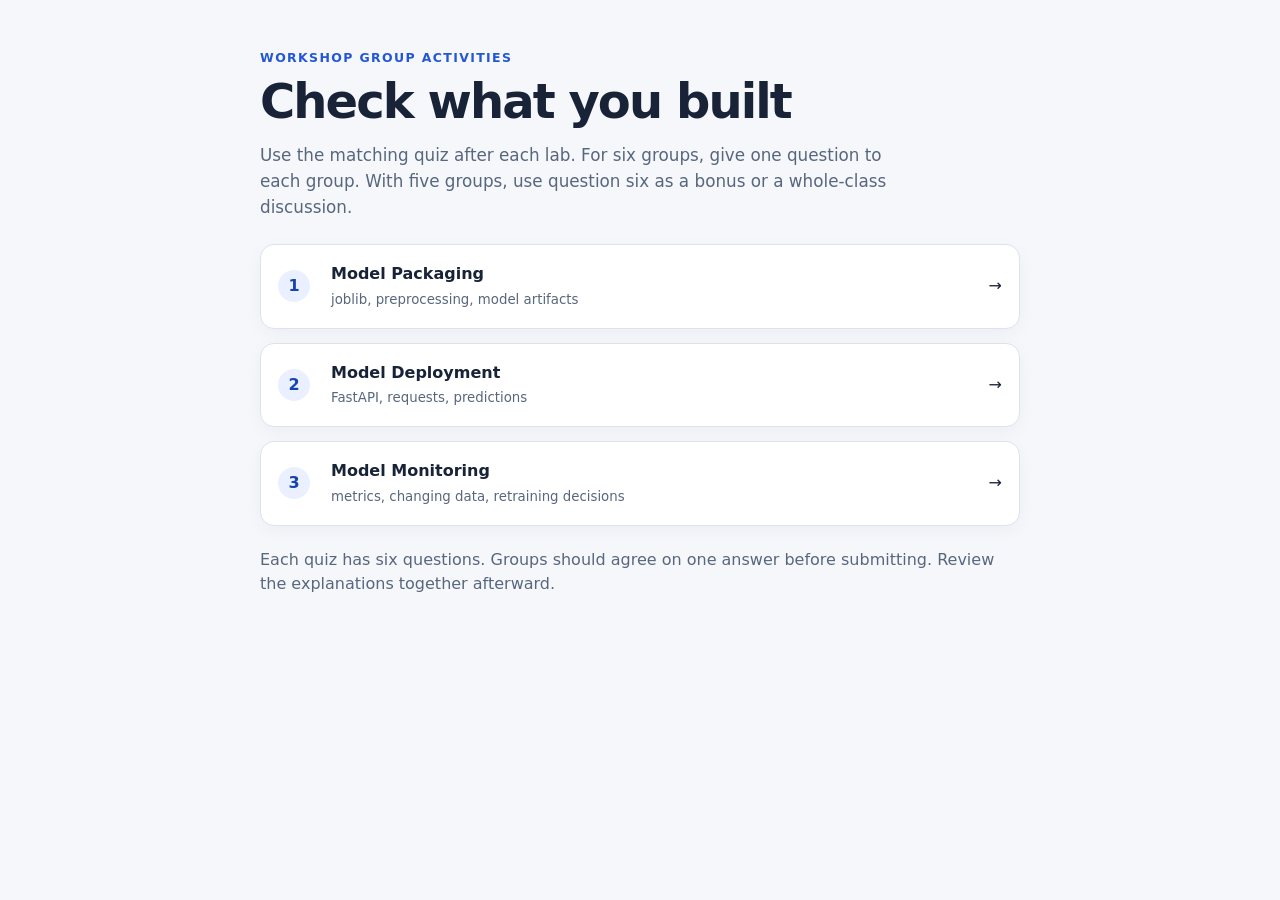
<file: quiz/index.html>
<!doctype html>
<html lang="en">
<head>
  <meta charset="utf-8">
  <meta name="viewport" content="width=device-width, initial-scale=1">
  <title>Group Quizzes | SMS Spam Filter MLOps Labs</title>
  <link rel="stylesheet" href="quiz.css">
</head>
<body>
  <main>
    <header class="intro">
      <p class="eyebrow">Workshop group activities</p>
      <h1>Check what you built</h1>
      <p>Use the matching quiz after each lab. For six groups, give one question to each group. With five groups, use question six as a bonus or a whole-class discussion.</p>
    </header>
    <nav class="quiz-list" aria-label="Choose a lab quiz">
      <a class="quiz-link" href="program-1-packaging.html">
        <span class="quiz-number">1</span>
        <span><strong>Model Packaging</strong><small>joblib, preprocessing, model artifacts</small></span>
        <span aria-hidden="true">→</span>
      </a>
      <a class="quiz-link" href="program-2-deployment.html">
        <span class="quiz-number">2</span>
        <span><strong>Model Deployment</strong><small>FastAPI, requests, predictions</small></span>
        <span aria-hidden="true">→</span>
      </a>
      <a class="quiz-link" href="program-3-monitoring.html">
        <span class="quiz-number">3</span>
        <span><strong>Model Monitoring</strong><small>metrics, changing data, retraining decisions</small></span>
        <span aria-hidden="true">→</span>
      </a>
    </nav>
    <p class="note">Each quiz has six questions. Groups should agree on one answer before submitting. Review the explanations together afterward.</p>
  </main>
</body>
</html>
</file>
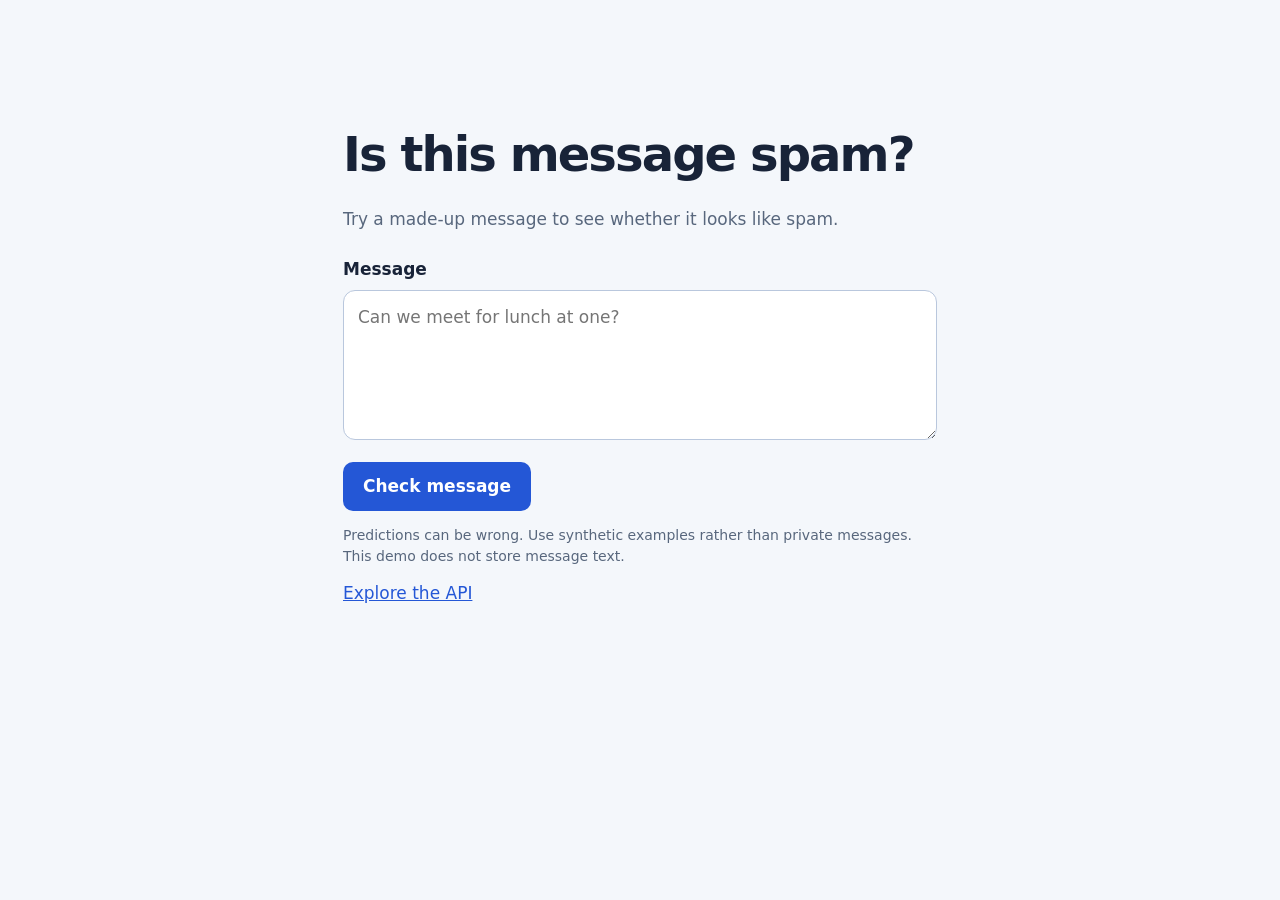
<file: labs/2_model_deployment/index.html>
<!doctype html>
<html lang="en">
<head>
  <meta charset="utf-8"><meta name="viewport" content="width=device-width,initial-scale=1">
  <title>SMS Spam Filter</title>
  <style>
    *{box-sizing:border-box}body{margin:0;background:#f4f7fb;color:#182338;font:17px/1.5 system-ui,sans-serif}main{max-width:650px;margin:10vh auto;padding:28px}h1{font-size:clamp(32px,7vw,48px);letter-spacing:-.04em;margin:0 0 12px}p{color:#58677d}label{display:block;font-weight:650;margin:24px 0 8px}textarea{width:100%;min-height:150px;padding:14px;border:1px solid #b9c7dd;border-radius:12px;font:inherit}button{margin-top:14px;padding:12px 20px;border:0;border-radius:10px;background:#2457d6;color:white;font:inherit;font-weight:650;cursor:pointer}button:disabled{opacity:.6;cursor:wait}button:focus-visible,textarea:focus-visible{outline:3px solid #93b3ff;outline-offset:3px}#result{min-height:65px;margin-top:22px;font-weight:650}a{color:#2457d6}.note{font-size:14px}
  </style>
  <style>
    #result:empty{min-height:0;margin-top:0}
    #result[data-kind]{padding:20px;border:1px solid;border-radius:12px}
    #result[data-kind="spam"]{background:#fff4ed;border-color:#edb38d;color:#81360d}
    #result[data-kind="ham"]{background:#edf8f2;border-color:#9dcbb0;color:#185638}
    #result h2{font-size:26px;margin:0 0 6px}
    #result p{color:inherit;font-size:16px;font-weight:400;margin:0}
  </style>
</head>
<body><main>
  <h1>Is this message spam?</h1>
  <p>Try a made-up message to see whether it looks like spam.</p>
  <form id="form">
    <label for="message">Message</label>
    <textarea id="message" maxlength="2000" required placeholder="Can we meet for lunch at one?"></textarea>
    <button id="submit" type="submit">Check message</button>
  </form>
  <div id="result" role="status" aria-live="polite"></div>
  <p class="note">Predictions can be wrong. Use synthetic examples rather than private messages. This demo does not store message text.</p>
  <a href="/docs">Explore the API</a>
</main>
<script>
  const form = document.querySelector('#form');
  const result = document.querySelector('#result');
  const button = document.querySelector('#submit');
  form.addEventListener('submit', async event => {
    event.preventDefault();
    result.removeAttribute('data-kind');
    const message = document.querySelector('#message').value.trim();
    if (!message) { result.textContent = 'Enter a message first.'; return; }
    button.disabled = true;
    result.textContent = 'Checking…';
    try {
      const response = await fetch('/predict', {method:'POST',headers:{'Content-Type':'application/json'},body:JSON.stringify({message})});
      if (!response.ok) throw new Error(`The API returned HTTP ${response.status}. Check the input or server.`);
      const data = await response.json();
      if (!['spam', 'ham'].includes(data.label)) throw new Error('Could not read the prediction. Please try again.');
      const isSpam = data.label === 'spam';
      const heading = document.createElement('h2');
      heading.textContent = isSpam ? 'Spam' : 'Not spam';
      const explanation = document.createElement('p');
      explanation.textContent = isSpam
        ? 'This message looks like an unwanted or promotional message.'
        : 'This message looks like an ordinary message.';
      result.replaceChildren(heading, explanation);
      result.dataset.kind = data.label;
    } catch (error) { result.textContent = error.message || 'Could not reach the API. Check that the server is running.'; }
    finally { button.disabled = false; }
  });
</script>
</body></html>
</file>
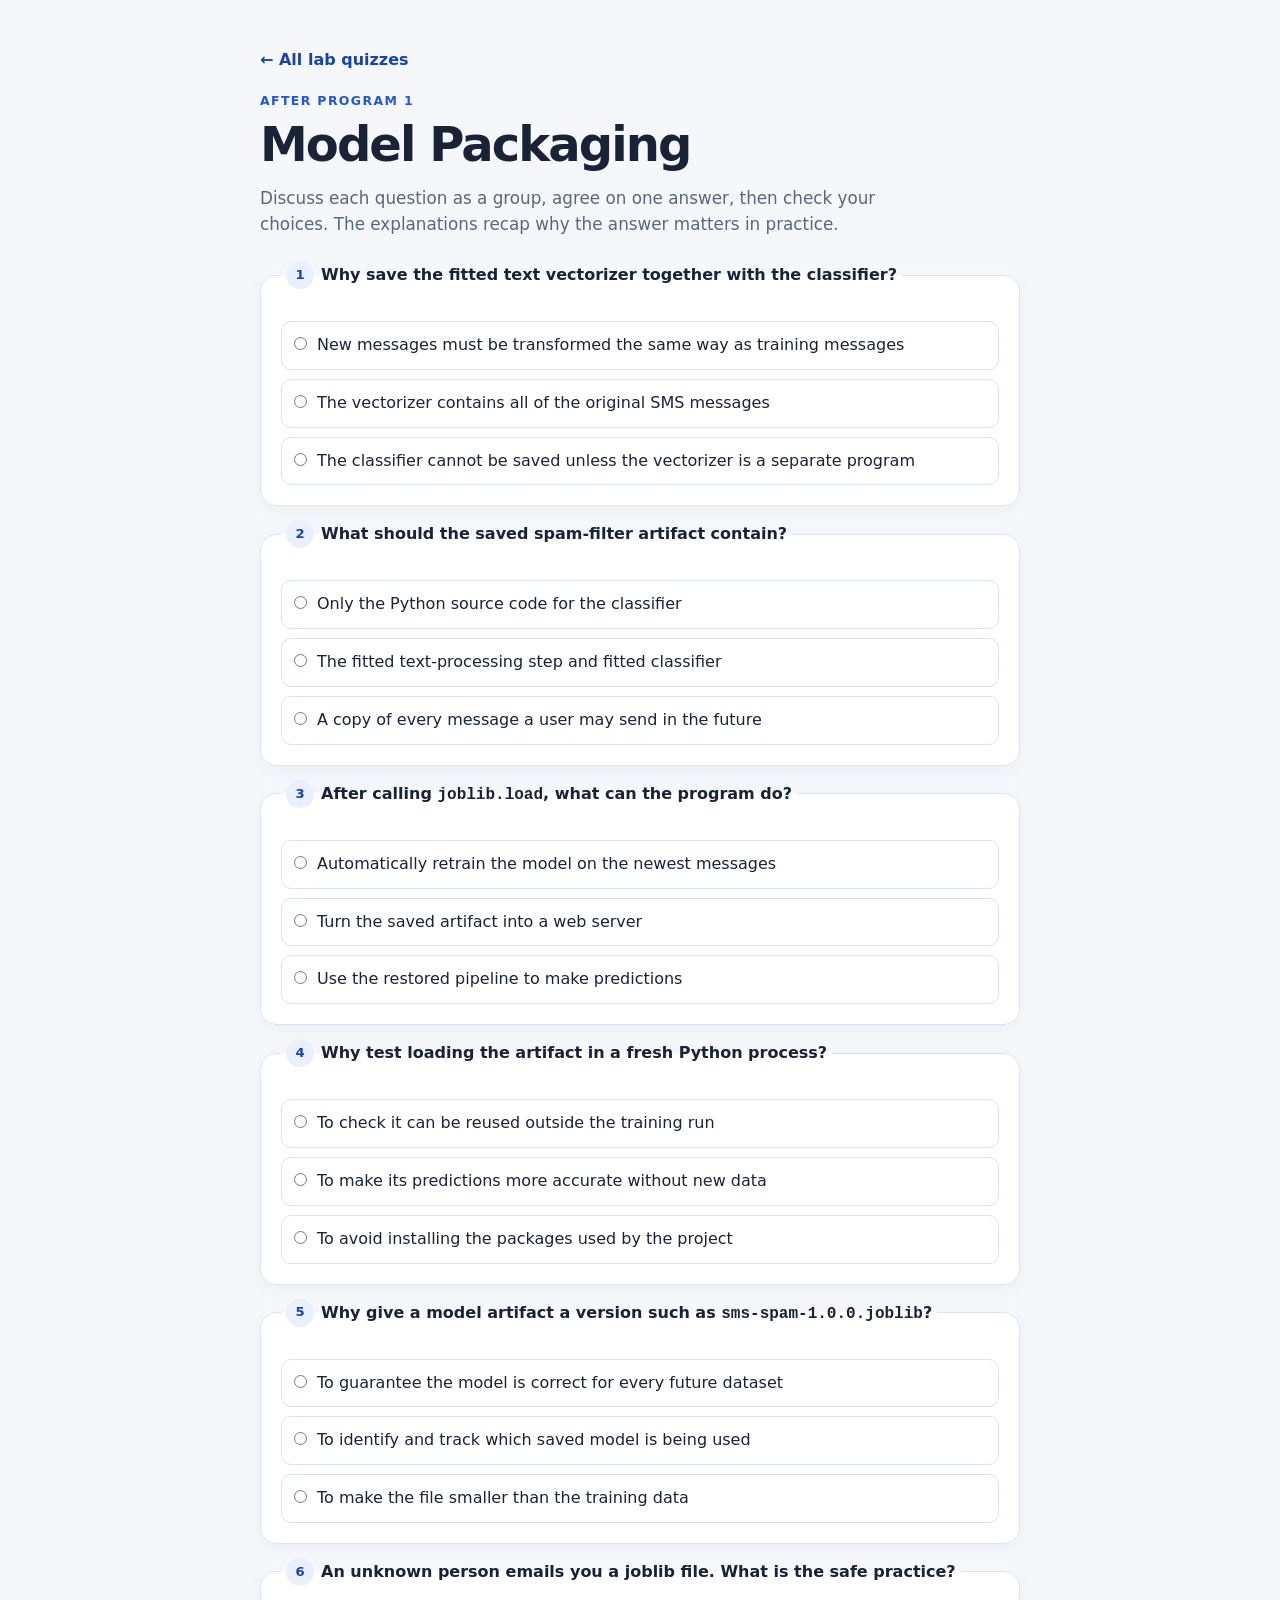
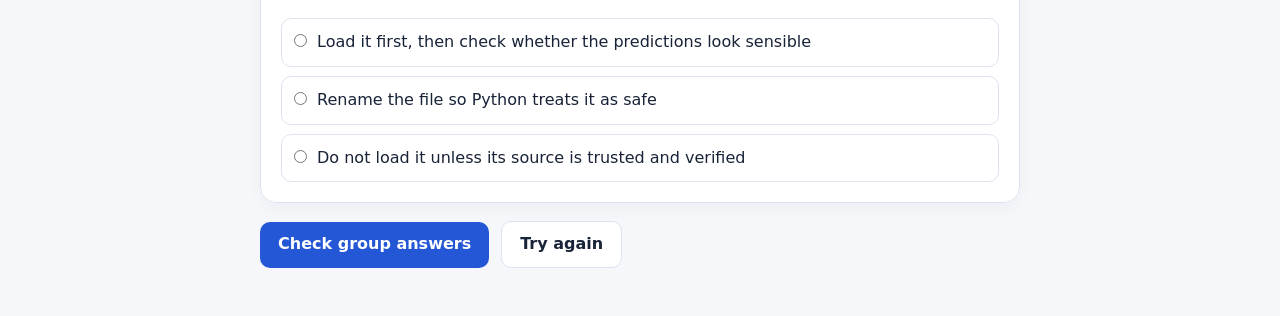
<file: quiz/program-1-packaging.html>
<!doctype html>
<html lang="en">
<head>
  <meta charset="utf-8">
  <meta name="viewport" content="width=device-width, initial-scale=1">
  <title>Program 1 Quiz: Model Packaging</title>
  <link rel="stylesheet" href="quiz.css">
  <script src="quiz.js" defer></script>
</head>
<body>
  <main>
    <a class="back" href="index.html">← All lab quizzes</a>
    <header class="intro">
      <p class="eyebrow">After Program 1</p>
      <h1>Model Packaging</h1>
      <p>Discuss each question as a group, agree on one answer, then check your choices. The explanations recap why the answer matters in practice.</p>
    </header>
    <form id="quiz" novalidate>
      <fieldset data-answer="a" data-explanation="The vectorizer learns how to turn words into numbers during training. Reusing that fitted vectorizer means new messages are represented in the same way the classifier expects.">
        <legend><span class="q-number">1</span>Why save the fitted text vectorizer together with the classifier?</legend>
        <div class="options">
          <label class="option"><input type="radio" name="q1" value="a"><span>New messages must be transformed the same way as training messages</span></label>
          <label class="option"><input type="radio" name="q1" value="b"><span>The vectorizer contains all of the original SMS messages</span></label>
          <label class="option"><input type="radio" name="q1" value="c"><span>The classifier cannot be saved unless the vectorizer is a separate program</span></label>
        </div><p class="feedback" aria-live="polite"></p>
      </fieldset>
      <fieldset data-answer="b" data-explanation="A fitted pipeline bundles the learned text transformation and classifier so prediction applies the right steps in order. The training dataset itself is not the model artifact.">
        <legend><span class="q-number">2</span>What should the saved spam-filter artifact contain?</legend>
        <div class="options">
          <label class="option"><input type="radio" name="q2" value="a"><span>Only the Python source code for the classifier</span></label>
          <label class="option"><input type="radio" name="q2" value="b"><span>The fitted text-processing step and fitted classifier</span></label>
          <label class="option"><input type="radio" name="q2" value="c"><span>A copy of every message a user may send in the future</span></label>
        </div><p class="feedback" aria-live="polite"></p>
      </fieldset>
      <fieldset data-answer="c" data-explanation="joblib.load reads the serialized artifact and recreates the saved Python objects in memory. Once loaded, the pipeline can transform a new message and predict its label.">
        <legend><span class="q-number">3</span>After calling <code>joblib.load</code>, what can the program do?</legend>
        <div class="options">
          <label class="option"><input type="radio" name="q3" value="a"><span>Automatically retrain the model on the newest messages</span></label>
          <label class="option"><input type="radio" name="q3" value="b"><span>Turn the saved artifact into a web server</span></label>
          <label class="option"><input type="radio" name="q3" value="c"><span>Use the restored pipeline to make predictions</span></label>
        </div><p class="feedback" aria-live="polite"></p>
      </fieldset>
      <fieldset data-answer="a" data-explanation="A fresh-process check helps show that prediction depends on the saved artifact and its documented dependencies, rather than temporary objects left over from training in the same notebook or script.">
        <legend><span class="q-number">4</span>Why test loading the artifact in a fresh Python process?</legend>
        <div class="options">
          <label class="option"><input type="radio" name="q4" value="a"><span>To check it can be reused outside the training run</span></label>
          <label class="option"><input type="radio" name="q4" value="b"><span>To make its predictions more accurate without new data</span></label>
          <label class="option"><input type="radio" name="q4" value="c"><span>To avoid installing the packages used by the project</span></label>
        </div><p class="feedback" aria-live="polite"></p>
      </fieldset>
      <fieldset data-answer="b" data-explanation="A clear artifact version helps a team identify what is running, compare releases, and roll back if a newer model causes problems. A filename alone is only a first step; real teams also record metadata and lineage.">
        <legend><span class="q-number">5</span>Why give a model artifact a version such as <code>sms-spam-1.0.0.joblib</code>?</legend>
        <div class="options">
          <label class="option"><input type="radio" name="q5" value="a"><span>To guarantee the model is correct for every future dataset</span></label>
          <label class="option"><input type="radio" name="q5" value="b"><span>To identify and track which saved model is being used</span></label>
          <label class="option"><input type="radio" name="q5" value="c"><span>To make the file smaller than the training data</span></label>
        </div><p class="feedback" aria-live="polite"></p>
      </fieldset>
      <fieldset data-answer="c" data-explanation="joblib files use Python serialization. Loading a file from an untrusted source can execute malicious code, so production systems should only load artifacts from trusted, controlled sources.">
        <legend><span class="q-number">6</span>An unknown person emails you a joblib file. What is the safe practice?</legend>
        <div class="options">
          <label class="option"><input type="radio" name="q6" value="a"><span>Load it first, then check whether the predictions look sensible</span></label>
          <label class="option"><input type="radio" name="q6" value="b"><span>Rename the file so Python treats it as safe</span></label>
          <label class="option"><input type="radio" name="q6" value="c"><span>Do not load it unless its source is trusted and verified</span></label>
        </div><p class="feedback" aria-live="polite"></p>
      </fieldset>
      <div class="actions"><button type="submit">Check group answers</button><button type="reset" class="secondary">Try again</button><p id="result" role="status" aria-live="polite"></p></div>
    </form>
  </main>
</body>
</html>
</file>
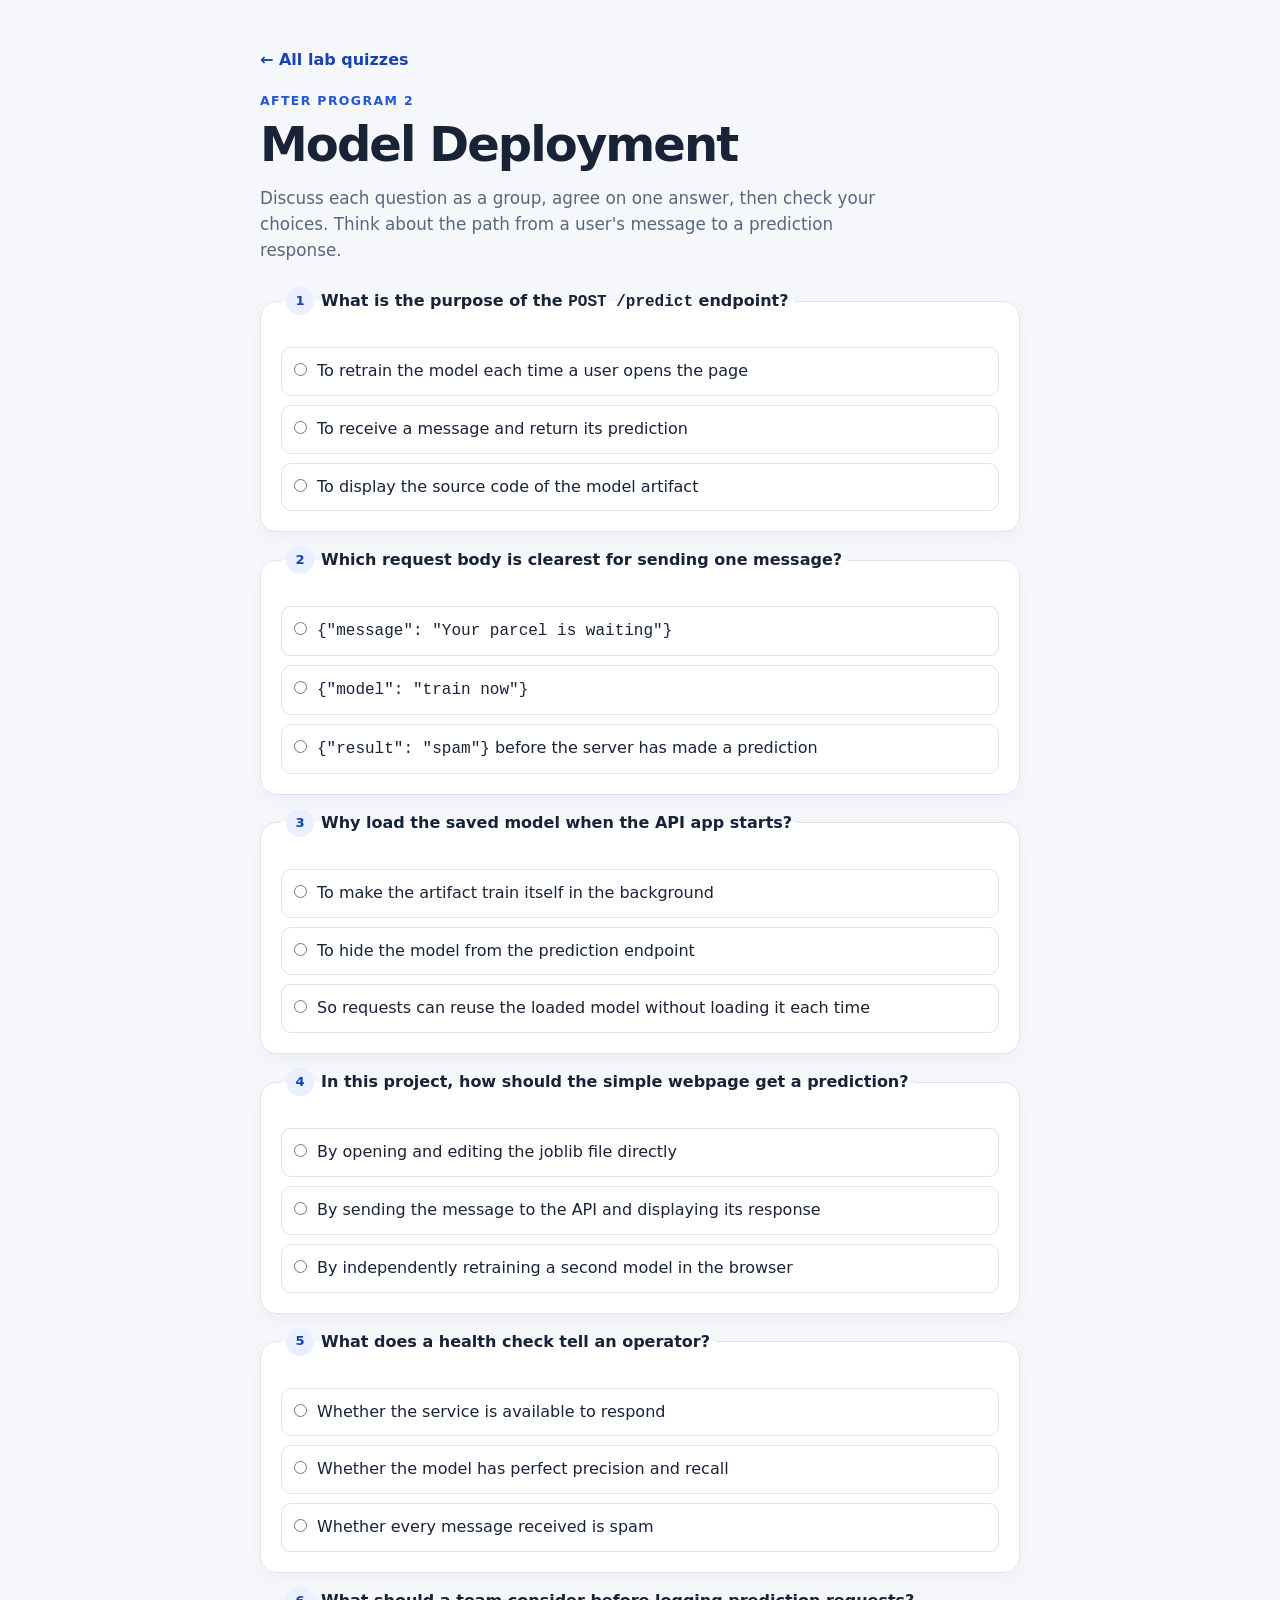
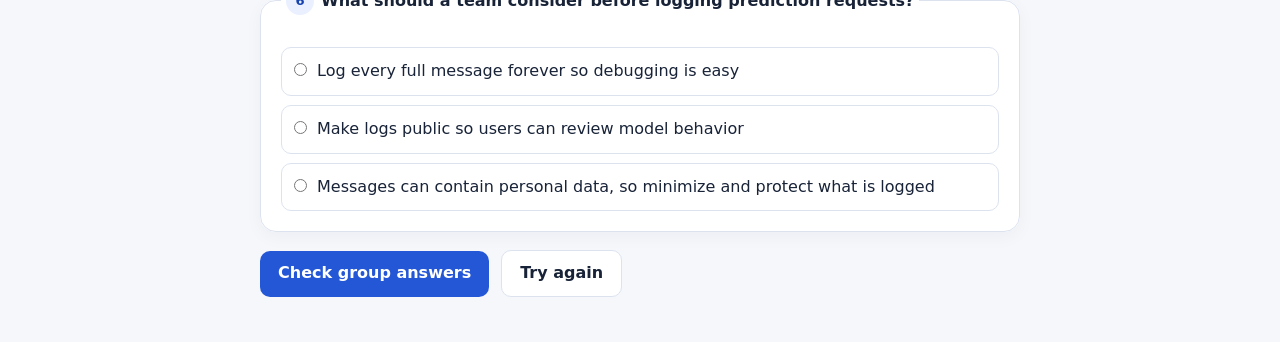
<file: quiz/program-2-deployment.html>
<!doctype html>
<html lang="en">
<head>
  <meta charset="utf-8">
  <meta name="viewport" content="width=device-width, initial-scale=1">
  <title>Program 2 Quiz: Model Deployment</title>
  <link rel="stylesheet" href="quiz.css">
  <script src="quiz.js" defer></script>
</head>
<body>
  <main>
    <a class="back" href="index.html">← All lab quizzes</a>
    <header class="intro">
      <p class="eyebrow">After Program 2</p>
      <h1>Model Deployment</h1>
      <p>Discuss each question as a group, agree on one answer, then check your choices. Think about the path from a user's message to a prediction response.</p>
    </header>
    <form id="quiz" novalidate>
      <fieldset data-answer="b" data-explanation="The webpage or another client sends input to an API endpoint. FastAPI validates the request, passes the message to the loaded model pipeline, and returns a structured response.">
        <legend><span class="q-number">1</span>What is the purpose of the <code>POST /predict</code> endpoint?</legend>
        <div class="options">
          <label class="option"><input type="radio" name="q1" value="a"><span>To retrain the model each time a user opens the page</span></label>
          <label class="option"><input type="radio" name="q1" value="b"><span>To receive a message and return its prediction</span></label>
          <label class="option"><input type="radio" name="q1" value="c"><span>To display the source code of the model artifact</span></label>
        </div><p class="feedback" aria-live="polite"></p>
      </fieldset>
      <fieldset data-answer="a" data-explanation="A JSON request gives the API a predictable structure, for example {\"message\": \"Your parcel is waiting\"}. The server can validate that the required field exists and contains text.">
        <legend><span class="q-number">2</span>Which request body is clearest for sending one message?</legend>
        <div class="options">
          <label class="option"><input type="radio" name="q2" value="a"><span><code>{"message": "Your parcel is waiting"}</code></span></label>
          <label class="option"><input type="radio" name="q2" value="b"><span><code>{"model": "train now"}</code></span></label>
          <label class="option"><input type="radio" name="q2" value="c"><span><code>{"result": "spam"}</code> before the server has made a prediction</span></label>
        </div><p class="feedback" aria-live="polite"></p>
      </fieldset>
      <fieldset data-answer="c" data-explanation="Loading once when the app starts avoids repeatedly reading the artifact for every request and keeps the model ready to serve predictions. The API can then reuse that in-memory pipeline.">
        <legend><span class="q-number">3</span>Why load the saved model when the API app starts?</legend>
        <div class="options">
          <label class="option"><input type="radio" name="q3" value="a"><span>To make the artifact train itself in the background</span></label>
          <label class="option"><input type="radio" name="q3" value="b"><span>To hide the model from the prediction endpoint</span></label>
          <label class="option"><input type="radio" name="q3" value="c"><span>So requests can reuse the loaded model without loading it each time</span></label>
        </div><p class="feedback" aria-live="polite"></p>
      </fieldset>
      <fieldset data-answer="b" data-explanation="The browser page is a client. It collects a message, sends it to the API, and presents the response. Keeping this boundary clear helps diagnose whether a problem is in the page, API, or model.">
        <legend><span class="q-number">4</span>In this project, how should the simple webpage get a prediction?</legend>
        <div class="options">
          <label class="option"><input type="radio" name="q4" value="a"><span>By opening and editing the joblib file directly</span></label>
          <label class="option"><input type="radio" name="q4" value="b"><span>By sending the message to the API and displaying its response</span></label>
          <label class="option"><input type="radio" name="q4" value="c"><span>By independently retraining a second model in the browser</span></label>
        </div><p class="feedback" aria-live="polite"></p>
      </fieldset>
      <fieldset data-answer="a" data-explanation="A health endpoint can tell a platform whether the service is responding. It does not prove that the model's predictions are accurate; that requires evaluating predictions against known labels.">
        <legend><span class="q-number">5</span>What does a health check tell an operator?</legend>
        <div class="options">
          <label class="option"><input type="radio" name="q5" value="a"><span>Whether the service is available to respond</span></label>
          <label class="option"><input type="radio" name="q5" value="b"><span>Whether the model has perfect precision and recall</span></label>
          <label class="option"><input type="radio" name="q5" value="c"><span>Whether every message received is spam</span></label>
        </div><p class="feedback" aria-live="polite"></p>
      </fieldset>
      <fieldset data-answer="c" data-explanation="SMS messages may contain personal information. Production systems should avoid collecting or retaining message text unnecessarily, protect logs and access, and follow the organization's data handling rules.">
        <legend><span class="q-number">6</span>What should a team consider before logging prediction requests?</legend>
        <div class="options">
          <label class="option"><input type="radio" name="q6" value="a"><span>Log every full message forever so debugging is easy</span></label>
          <label class="option"><input type="radio" name="q6" value="b"><span>Make logs public so users can review model behavior</span></label>
          <label class="option"><input type="radio" name="q6" value="c"><span>Messages can contain personal data, so minimize and protect what is logged</span></label>
        </div><p class="feedback" aria-live="polite"></p>
      </fieldset>
      <div class="actions"><button type="submit">Check group answers</button><button type="reset" class="secondary">Try again</button><p id="result" role="status" aria-live="polite"></p></div>
    </form>
  </main>
</body>
</html>
</file>
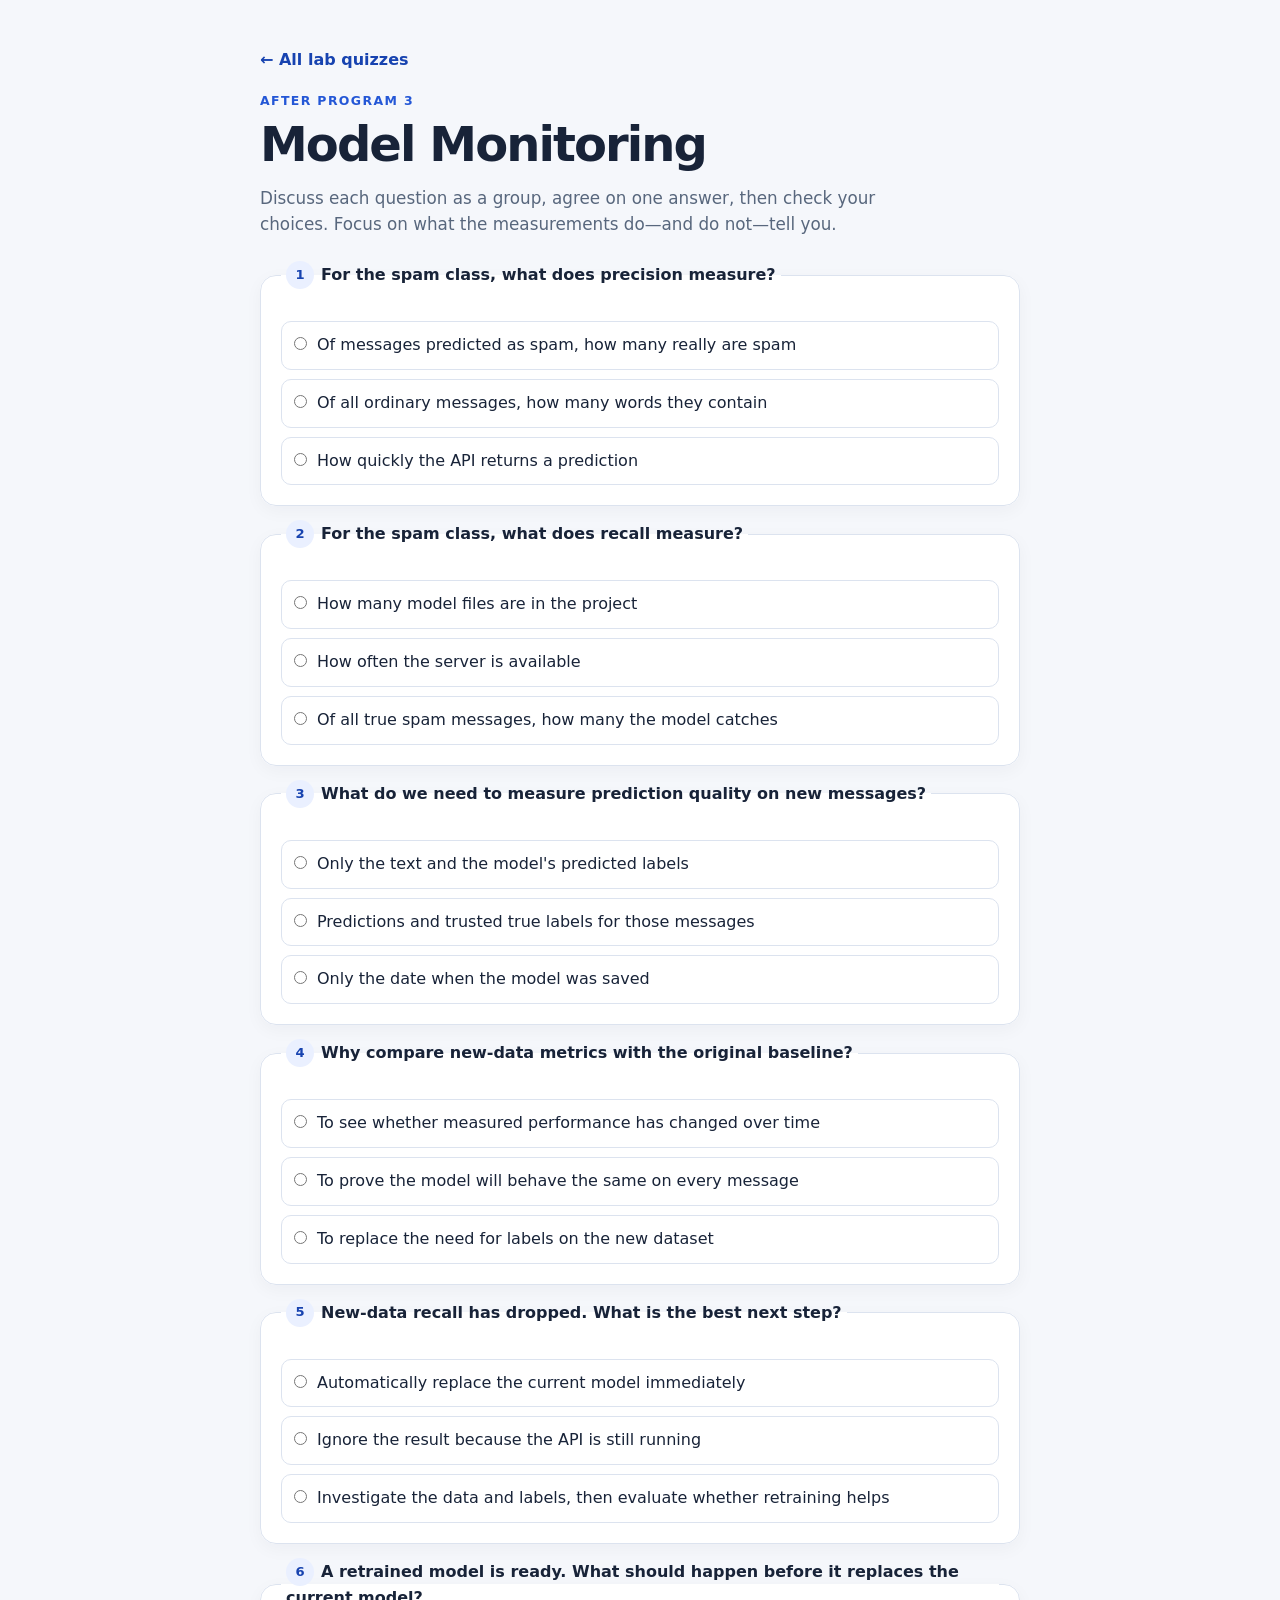
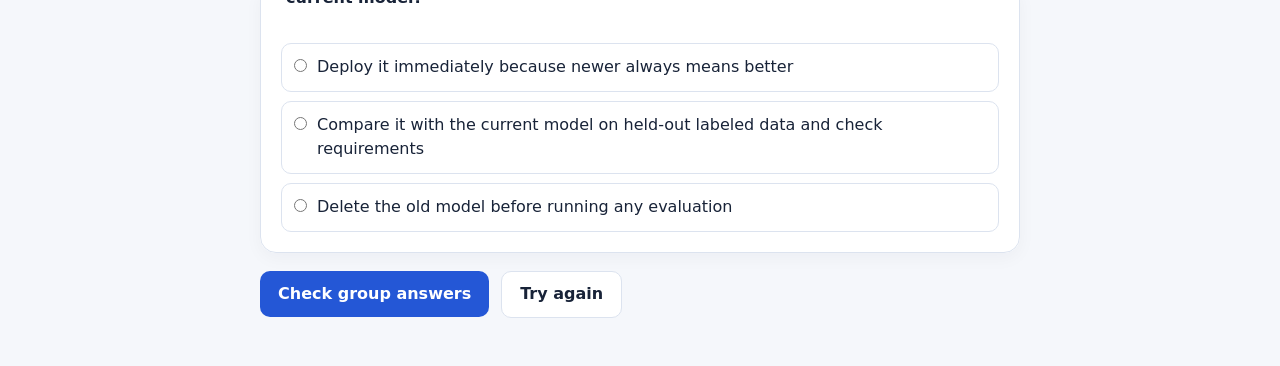
<file: quiz/program-3-monitoring.html>
<!doctype html>
<html lang="en">
<head>
  <meta charset="utf-8">
  <meta name="viewport" content="width=device-width, initial-scale=1">
  <title>Program 3 Quiz: Model Monitoring</title>
  <link rel="stylesheet" href="quiz.css">
  <script src="quiz.js" defer></script>
</head>
<body>
  <main>
    <a class="back" href="index.html">← All lab quizzes</a>
    <header class="intro">
      <p class="eyebrow">After Program 3</p>
      <h1>Model Monitoring</h1>
      <p>Discuss each question as a group, agree on one answer, then check your choices. Focus on what the measurements do—and do not—tell you.</p>
    </header>
    <form id="quiz" novalidate>
      <fieldset data-answer="a" data-explanation="Precision answers: of all messages predicted as spam, what fraction really were spam? Low precision means more ordinary messages are incorrectly flagged as spam.">
        <legend><span class="q-number">1</span>For the spam class, what does precision measure?</legend>
        <div class="options">
          <label class="option"><input type="radio" name="q1" value="a"><span>Of messages predicted as spam, how many really are spam</span></label>
          <label class="option"><input type="radio" name="q1" value="b"><span>Of all ordinary messages, how many words they contain</span></label>
          <label class="option"><input type="radio" name="q1" value="c"><span>How quickly the API returns a prediction</span></label>
        </div><p class="feedback" aria-live="polite"></p>
      </fieldset>
      <fieldset data-answer="c" data-explanation="Recall answers: of all messages that truly are spam, what fraction did the model catch? Low recall means more spam messages are missed and labeled as ordinary.">
        <legend><span class="q-number">2</span>For the spam class, what does recall measure?</legend>
        <div class="options">
          <label class="option"><input type="radio" name="q2" value="a"><span>How many model files are in the project</span></label>
          <label class="option"><input type="radio" name="q2" value="b"><span>How often the server is available</span></label>
          <label class="option"><input type="radio" name="q2" value="c"><span>Of all true spam messages, how many the model catches</span></label>
        </div><p class="feedback" aria-live="polite"></p>
      </fieldset>
      <fieldset data-answer="b" data-explanation="To calculate performance metrics such as precision and recall, we need the true labels for the messages as well as the model's predictions. Predictions alone do not tell us which ones were correct.">
        <legend><span class="q-number">3</span>What do we need to measure prediction quality on new messages?</legend>
        <div class="options">
          <label class="option"><input type="radio" name="q3" value="a"><span>Only the text and the model's predicted labels</span></label>
          <label class="option"><input type="radio" name="q3" value="b"><span>Predictions and trusted true labels for those messages</span></label>
          <label class="option"><input type="radio" name="q3" value="c"><span>Only the date when the model was saved</span></label>
        </div><p class="feedback" aria-live="polite"></p>
      </fieldset>
      <fieldset data-answer="a" data-explanation="A baseline provides a reference point. Comparing the same metrics on new, labeled data can reveal a change worth investigating; the comparison is meaningful only when the datasets and evaluation method are understood.">
        <legend><span class="q-number">4</span>Why compare new-data metrics with the original baseline?</legend>
        <div class="options">
          <label class="option"><input type="radio" name="q4" value="a"><span>To see whether measured performance has changed over time</span></label>
          <label class="option"><input type="radio" name="q4" value="b"><span>To prove the model will behave the same on every message</span></label>
          <label class="option"><input type="radio" name="q4" value="c"><span>To replace the need for labels on the new dataset</span></label>
        </div><p class="feedback" aria-live="polite"></p>
      </fieldset>
      <fieldset data-answer="c" data-explanation="A performance drop is a signal to investigate. Check data quality, label quality, and what changed. Retraining may help, but must be evaluated before replacing the current model.">
        <legend><span class="q-number">5</span>New-data recall has dropped. What is the best next step?</legend>
        <div class="options">
          <label class="option"><input type="radio" name="q5" value="a"><span>Automatically replace the current model immediately</span></label>
          <label class="option"><input type="radio" name="q5" value="b"><span>Ignore the result because the API is still running</span></label>
          <label class="option"><input type="radio" name="q5" value="c"><span>Investigate the data and labels, then evaluate whether retraining helps</span></label>
        </div><p class="feedback" aria-live="polite"></p>
      </fieldset>
      <fieldset data-answer="b" data-explanation="A candidate model should be evaluated against the current model using a suitable held-out labeled dataset and agreed metrics. Promote it only if it meets the team's requirements; keep a way to roll back.">
        <legend><span class="q-number">6</span>A retrained model is ready. What should happen before it replaces the current model?</legend>
        <div class="options">
          <label class="option"><input type="radio" name="q6" value="a"><span>Deploy it immediately because newer always means better</span></label>
          <label class="option"><input type="radio" name="q6" value="b"><span>Compare it with the current model on held-out labeled data and check requirements</span></label>
          <label class="option"><input type="radio" name="q6" value="c"><span>Delete the old model before running any evaluation</span></label>
        </div><p class="feedback" aria-live="polite"></p>
      </fieldset>
      <div class="actions"><button type="submit">Check group answers</button><button type="reset" class="secondary">Try again</button><p id="result" role="status" aria-live="polite"></p></div>
    </form>
  </main>
</body>
</html>
</file>
<file: quiz/quiz.css>
:root {
  color-scheme: light;
  --ink: #182338;
  --muted: #58677d;
  --blue: #2457d6;
  --blue-dark: #1743b0;
  --line: #dce3ef;
  --surface: #fff;
  --page: #f5f7fb;
  --green: #167347;
  --green-bg: #eaf7ef;
  --red: #a33137;
  --red-bg: #fff0ef;
}

* { box-sizing: border-box; }

body {
  margin: 0;
  background: var(--page);
  color: var(--ink);
  font: 16px/1.55 system-ui, -apple-system, BlinkMacSystemFont, "Segoe UI", sans-serif;
}

main { width: min(760px, calc(100% - 32px)); margin: 48px auto; }
.intro { margin-bottom: 24px; }
.eyebrow { margin: 0 0 8px; color: var(--blue); font-size: .78rem; font-weight: 750; letter-spacing: .11em; text-transform: uppercase; }
h1 { margin: 0; font-size: clamp(2rem, 6vw, 3rem); letter-spacing: -.04em; line-height: 1.1; }
.intro p:last-child { max-width: 650px; margin: 14px 0 0; color: var(--muted); font-size: 1.05rem; }
.quiz-list, form { display: grid; gap: 14px; }
.quiz-link { display: grid; grid-template-columns: 40px 1fr auto; gap: 13px; align-items: center; padding: 17px; border: 1px solid var(--line); border-radius: 14px; background: var(--surface); color: inherit; text-decoration: none; box-shadow: 0 5px 18px rgb(24 35 56 / 4%); }
.quiz-link:hover { border-color: #9bb3eb; background: #f8faff; }
.quiz-link strong, .quiz-link small { display: block; }
.quiz-link small { margin-top: 3px; color: var(--muted); }
.quiz-number, .q-number { display: inline-grid; width: 32px; height: 32px; place-items: center; border-radius: 50%; background: #eaf0ff; color: var(--blue-dark); font-weight: 750; }
.note { margin-top: 22px; color: var(--muted); }
.back { display: inline-block; margin: 0 0 18px; color: var(--blue-dark); font-weight: 650; text-decoration: none; }
.back:hover { text-decoration: underline; }
fieldset { min-width: 0; margin: 0; padding: 20px; border: 1px solid var(--line); border-radius: 16px; background: var(--surface); box-shadow: 0 5px 18px rgb(24 35 56 / 4%); }
legend { max-width: 100%; padding: 0 5px; font-weight: 700; }
.q-number { width: 28px; height: 28px; margin-right: 7px; font-size: .82rem; vertical-align: middle; }
.options { display: grid; gap: 9px; margin-top: 12px; }
.option { display: flex; gap: 10px; align-items: flex-start; padding: 11px 12px; border: 1px solid var(--line); border-radius: 10px; cursor: pointer; transition: border-color .15s, background .15s; }
.option:hover { border-color: #9bb3eb; background: #f8faff; }
.option:has(input:checked) { border-color: var(--blue); background: #f1f5ff; }
.option input { margin: 4px 0 0; accent-color: var(--blue); }
.feedback { display: none; margin: 13px 0 0; padding: 10px 12px; border-radius: 9px; font-size: .94rem; }
.feedback.visible { display: block; }
.feedback.correct { background: var(--green-bg); color: var(--green); }
.feedback.incorrect { background: var(--red-bg); color: var(--red); }
.actions { display: flex; flex-wrap: wrap; gap: 12px; align-items: center; margin-top: 4px; }
button { min-height: 46px; padding: 10px 18px; border: 0; border-radius: 10px; background: var(--blue); color: #fff; cursor: pointer; font: inherit; font-weight: 700; }
button:hover { background: var(--blue-dark); }
button.secondary { border: 1px solid var(--line); background: #fff; color: var(--ink); }
button.secondary:hover { background: #edf1f8; }
button:focus-visible, input:focus-visible, .option:focus-within, .quiz-link:focus-visible { outline: 3px solid #9bb3eb; outline-offset: 2px; }
#result { min-height: 1.5em; margin: 0; color: var(--muted); font-weight: 650; }
@media (max-width: 520px) {
  main { margin: 30px auto; }
  fieldset { padding: 16px; }
  .actions { align-items: stretch; flex-direction: column; }
  .actions button { width: 100%; }
  .quiz-link { grid-template-columns: 34px 1fr auto; gap: 10px; padding: 14px; }
}
</file>
